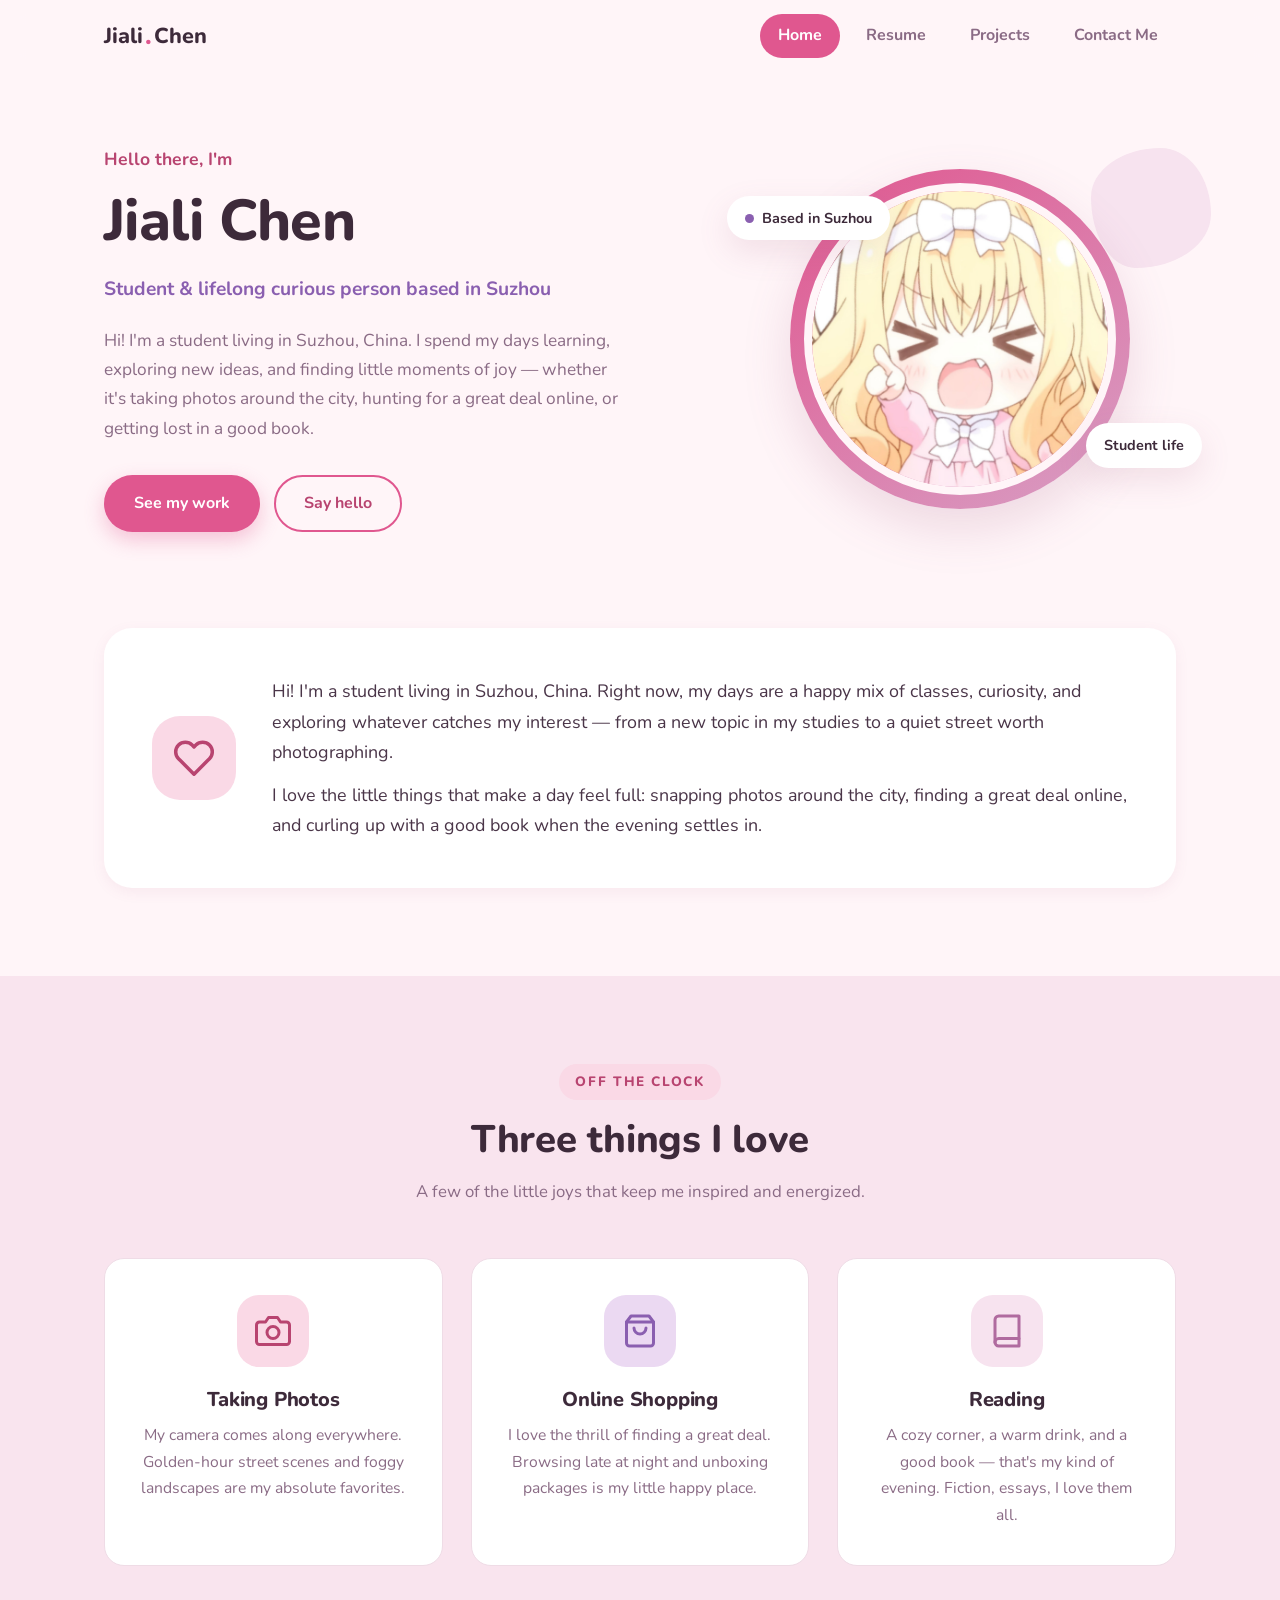
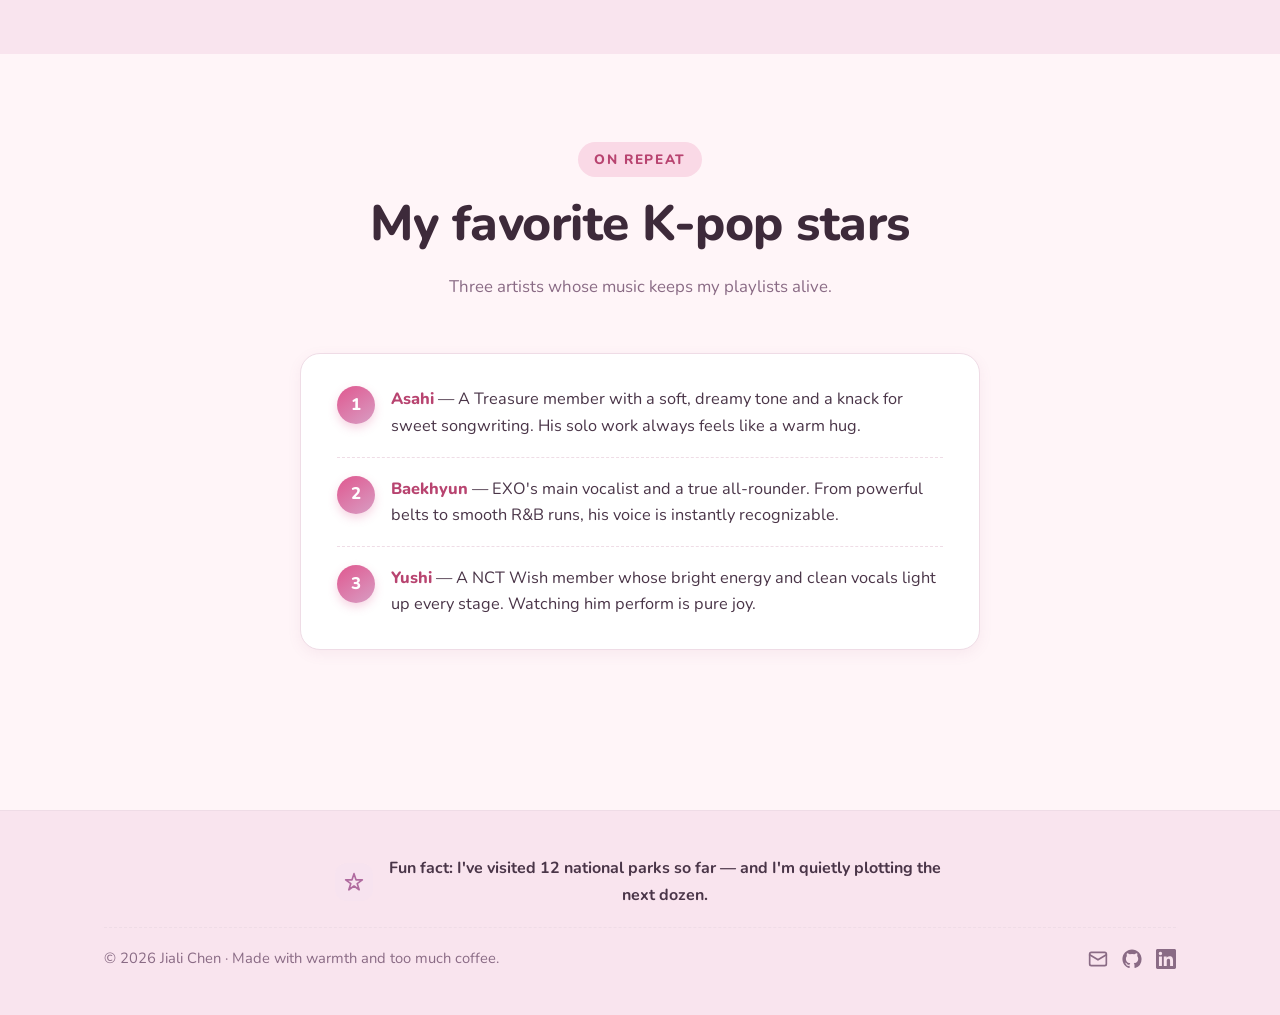
<file: index.html>
<!DOCTYPE html>
<html lang="en">
<head>
    <meta charset="UTF-8">
    <meta name="viewport" content="width=device-width, initial-scale=1.0">
    <meta name="description" content="Jiali Chen — full-stack developer who loves building friendly, delightful web products.">
    <title>Jiali.Chen · Home</title>
    <link rel="preconnect" href="https://fonts.googleapis.com">
    <link rel="preconnect" href="https://fonts.gstatic.com" crossorigin>
    <link href="https://fonts.googleapis.com/css2?family=Nunito:wght@400;600;700;800&display=swap" rel="stylesheet">
    <link rel="stylesheet" href="style.css">
</head>
<body>
    <!-- ===== Navigation ===== -->
    <header class="header">
        <nav class="nav container" aria-label="Main navigation">
            <a href="index.html" class="logo">Jiali<span>.</span>Chen</a>

            <ul class="nav-links" id="nav-links">
                <li><a href="index.html" class="nav-link is-active">Home</a></li>
                <li><a href="resume.html" class="nav-link">Resume</a></li>
                <li><a href="projects.html" class="nav-link">Projects</a></li>
                <li><a href="contact.html" class="nav-link">Contact Me</a></li>
            </ul>

            <button class="menu-toggle" id="menu-toggle" aria-label="Open menu" aria-expanded="false" aria-controls="nav-links">
                <span></span>
                <span></span>
                <span></span>
            </button>
        </nav>
    </header>

    <main>
        <!-- ===== Hero: headshot + name + friendly intro ===== -->
        <section class="hero">
            <div class="container hero-grid">
                <div class="hero-text">
                    <p class="hero-greeting reveal">Hello there, I'm</p>
                    <h1 class="hero-title reveal reveal-delay-1">Jiali Chen</h1>
                    <p class="hero-tagline reveal reveal-delay-1">Student &amp; lifelong curious person based in Suzhou</p>
                    <p class="hero-desc reveal reveal-delay-2">
                        Hi! I'm a student living in Suzhou, China. I spend my days
                        learning, exploring new ideas, and finding little moments
                        of joy — whether it's taking photos around the city,
                        hunting for a great deal online, or getting lost in a
                        good book.
                    </p>
                    <div class="hero-cta reveal reveal-delay-3">
                        <a href="projects.html" class="btn btn-primary">See my work</a>
                        <a href="contact.html" class="btn btn-outline">Say hello</a>
                    </div>
                </div>

                <div class="hero-visual reveal reveal-delay-2">
                    <span class="hero-blob" aria-hidden="true"></span>
                    <div class="headshot-ring">
                        <img
                            src="IMG_0612.PNG"
                            alt="A photo of Jiali Chen">
                    </div>
                    <span class="hero-badge hero-badge--1" aria-hidden="true"><span class="dot"></span> Based in Suzhou</span>
                    <span class="hero-badge hero-badge--2" aria-hidden="true">Student life</span>
                </div>
            </div>
        </section>

        <!-- ===== Short friendly introduction ===== -->
        <section class="section" style="padding-top: 0;">
            <div class="container">
                <div class="intro-card reveal">
                    <div class="intro-mark" aria-hidden="true">
                        <svg viewBox="0 0 24 24" fill="none" stroke-width="2" stroke-linecap="round" stroke-linejoin="round">
                            <path d="M20.84 4.61a5.5 5.5 0 0 0-7.78 0L12 5.67l-1.06-1.06a5.5 5.5 0 0 0-7.78 7.78l1.06 1.06L12 21.23l7.78-7.78 1.06-1.06a5.5 5.5 0 0 0 0-7.78z"/>
                        </svg>
                    </div>
                    <div>
                        <p>
                            Hi! I'm a student living in Suzhou, China. Right now,
                            my days are a happy mix of classes, curiosity, and
                            exploring whatever catches my interest — from a new
                            topic in my studies to a quiet street worth photographing.
                        </p>
                        <p>
                            I love the little things that make a day feel full:
                            snapping photos around the city, finding a great deal
                            online, and curling up with a good book when the
                            evening settles in.
                        </p>
                    </div>
                </div>
            </div>
        </section>

        <!-- ===== Three things I like ===== -->
        <section class="section section--tint">
            <div class="container">
                <div class="section-head">
                    <span class="eyebrow reveal">Off the clock</span>
                    <h2 class="section-title reveal">Three things I love</h2>
                    <p class="section-intro reveal">A few of the little joys that keep me inspired and energized.</p>
                </div>

                <div class="likes-grid">
                    <article class="like-card reveal">
                        <div class="like-icon" aria-hidden="true">
                            <svg viewBox="0 0 24 24" fill="none" stroke-width="2" stroke-linecap="round" stroke-linejoin="round">
                                <path d="M23 19a2 2 0 0 1-2 2H3a2 2 0 0 1-2-2V8a2 2 0 0 1 2-2h4l2-3h6l2 3h4a2 2 0 0 1 2 2z"/>
                                <circle cx="12" cy="13" r="4"/>
                            </svg>
                        </div>
                        <h3>Taking Photos</h3>
                        <p>My camera comes along everywhere. Golden-hour street scenes and foggy landscapes are my absolute favorites.</p>
                    </article>

                    <article class="like-card reveal reveal-delay-1">
                        <div class="like-icon" aria-hidden="true">
                            <svg viewBox="0 0 24 24" fill="none" stroke-width="2" stroke-linecap="round" stroke-linejoin="round">
                                <path d="M6 2 3 6v14a2 2 0 0 0 2 2h14a2 2 0 0 0 2-2V6l-3-4z"/>
                                <line x1="3" y1="6" x2="21" y2="6"/>
                                <path d="M16 10a4 4 0 0 1-8 0"/>
                            </svg>
                        </div>
                        <h3>Online Shopping</h3>
                        <p>I love the thrill of finding a great deal. Browsing late at night and unboxing packages is my little happy place.</p>
                    </article>

                    <article class="like-card reveal reveal-delay-2">
                        <div class="like-icon" aria-hidden="true">
                            <svg viewBox="0 0 24 24" fill="none" stroke-width="2" stroke-linecap="round" stroke-linejoin="round">
                                <path d="M4 19.5A2.5 2.5 0 0 1 6.5 17H20"/>
                                <path d="M6.5 2H20v20H6.5A2.5 2.5 0 0 1 4 19.5v-15A2.5 2.5 0 0 1 6.5 2z"/>
                            </svg>
                        </div>
                        <h3>Reading</h3>
                        <p>A cozy corner, a warm drink, and a good book — that's my kind of evening. Fiction, essays, I love them all.</p>
                    </article>
                </div>
            </div>
        </section>

        <!-- ===== Favorite K-pop stars ===== -->
        <section class="section">
            <div class="container">
                <div class="section-head">
                    <span class="eyebrow reveal">On repeat</span>
                    <h2 class="section-title section-title--big reveal">My favorite K-pop stars</h2>
                    <p class="section-intro reveal">Three artists whose music keeps my playlists alive.</p>
                </div>

                <div class="kpop-list-wrap reveal">
                    <ul class="kpop-list">
                        <li>
                            <span class="kpop-rank" aria-hidden="true">1</span>
                            <span>
                                <strong>Asahi</strong> — A Treasure member with a soft, dreamy tone and a knack for sweet songwriting. His solo work always feels like a warm hug.
                            </span>
                        </li>
                        <li>
                            <span class="kpop-rank" aria-hidden="true">2</span>
                            <span>
                                <strong>Baekhyun</strong> — EXO's main vocalist and a true all-rounder. From powerful belts to smooth R&amp;B runs, his voice is instantly recognizable.
                            </span>
                        </li>
                        <li>
                            <span class="kpop-rank" aria-hidden="true">3</span>
                            <span>
                                <strong>Yushi</strong> — A NCT Wish member whose bright energy and clean vocals light up every stage. Watching him perform is pure joy.
                            </span>
                        </li>
                    </ul>
                </div>
            </div>
        </section>
    </main>

    <!-- ===== Footer with fun fact ===== -->
    <footer class="footer">
        <div class="container">
            <div class="footer-funfact reveal">
                <span class="spark" aria-hidden="true">
                    <svg viewBox="0 0 24 24" fill="none" stroke-width="2" stroke-linecap="round" stroke-linejoin="round">
                        <path d="M12 2l2.4 7.4H22l-6.2 4.5 2.4 7.4L12 16.8 5.8 21.3l2.4-7.4L2 9.4h7.6z"/>
                    </svg>
                </span>
                <p>Fun fact: I've visited 12 national parks so far — and I'm quietly plotting the next dozen.</p>
            </div>
            <div class="footer-bottom">
                <p>&copy; <span id="year"></span> Jiali Chen · Made with warmth and too much coffee.</p>
                <div class="footer-socials">
                    <a href="contact.html" aria-label="Email me">
                        <svg viewBox="0 0 24 24" fill="none" stroke="currentColor" stroke-width="2" stroke-linecap="round" stroke-linejoin="round">
                            <rect x="2" y="4" width="20" height="16" rx="2"/>
                            <path d="m22 7-10 6L2 7"/>
                        </svg>
                    </a>
                    <a href="https://github.com/" target="_blank" rel="noopener" aria-label="GitHub">
                        <svg viewBox="0 0 24 24" fill="currentColor">
                            <path d="M12 .5C5.65.5.5 5.65.5 12c0 5.08 3.29 9.39 7.86 10.91.58.11.79-.25.79-.55v-2.16c-3.2.7-3.88-1.37-3.88-1.37-.53-1.33-1.28-1.69-1.28-1.69-1.05-.72.08-.7.08-.7 1.16.08 1.77 1.19 1.77 1.19 1.03 1.77 2.7 1.26 3.36.96.1-.75.4-1.26.73-1.55-2.55-.29-5.24-1.28-5.24-5.68 0-1.26.45-2.28 1.19-3.09-.12-.29-.52-1.46.11-3.05 0 0 .97-.31 3.18 1.18a11.1 11.1 0 0 1 5.8 0c2.2-1.49 3.17-1.18 3.17-1.18.63 1.59.23 2.76.11 3.05.74.81 1.19 1.83 1.19 3.09 0 4.41-2.69 5.38-5.26 5.67.41.36.78 1.06.78 2.14v3.17c0 .31.21.67.8.55A11.51 11.51 0 0 0 23.5 12C23.5 5.65 18.35.5 12 .5z"/>
                        </svg>
                    </a>
                    <a href="https://www.linkedin.com/" target="_blank" rel="noopener" aria-label="LinkedIn">
                        <svg viewBox="0 0 24 24" fill="currentColor">
                            <path d="M20.45 20.45h-3.56v-5.57c0-1.33-.02-3.04-1.85-3.04-1.85 0-2.14 1.45-2.14 2.94v5.67H9.34V9h3.42v1.56h.05c.48-.9 1.64-1.85 3.37-1.85 3.6 0 4.27 2.37 4.27 5.46v6.28zM5.34 7.43a2.07 2.07 0 1 1 0-4.14 2.07 2.07 0 0 1 0 4.14zM7.12 20.45H3.56V9h3.56v11.45zM22.22 0H1.77C.8 0 0 .78 0 1.74v20.52C0 23.22.8 24 1.77 24h20.45c.98 0 1.78-.78 1.78-1.74V1.74C24 .78 23.2 0 22.22 0z"/>
                        </svg>
                    </a>
                </div>
            </div>
        </div>
    </footer>

    <script src="main.js"></script>
</body>
</html>
</file>
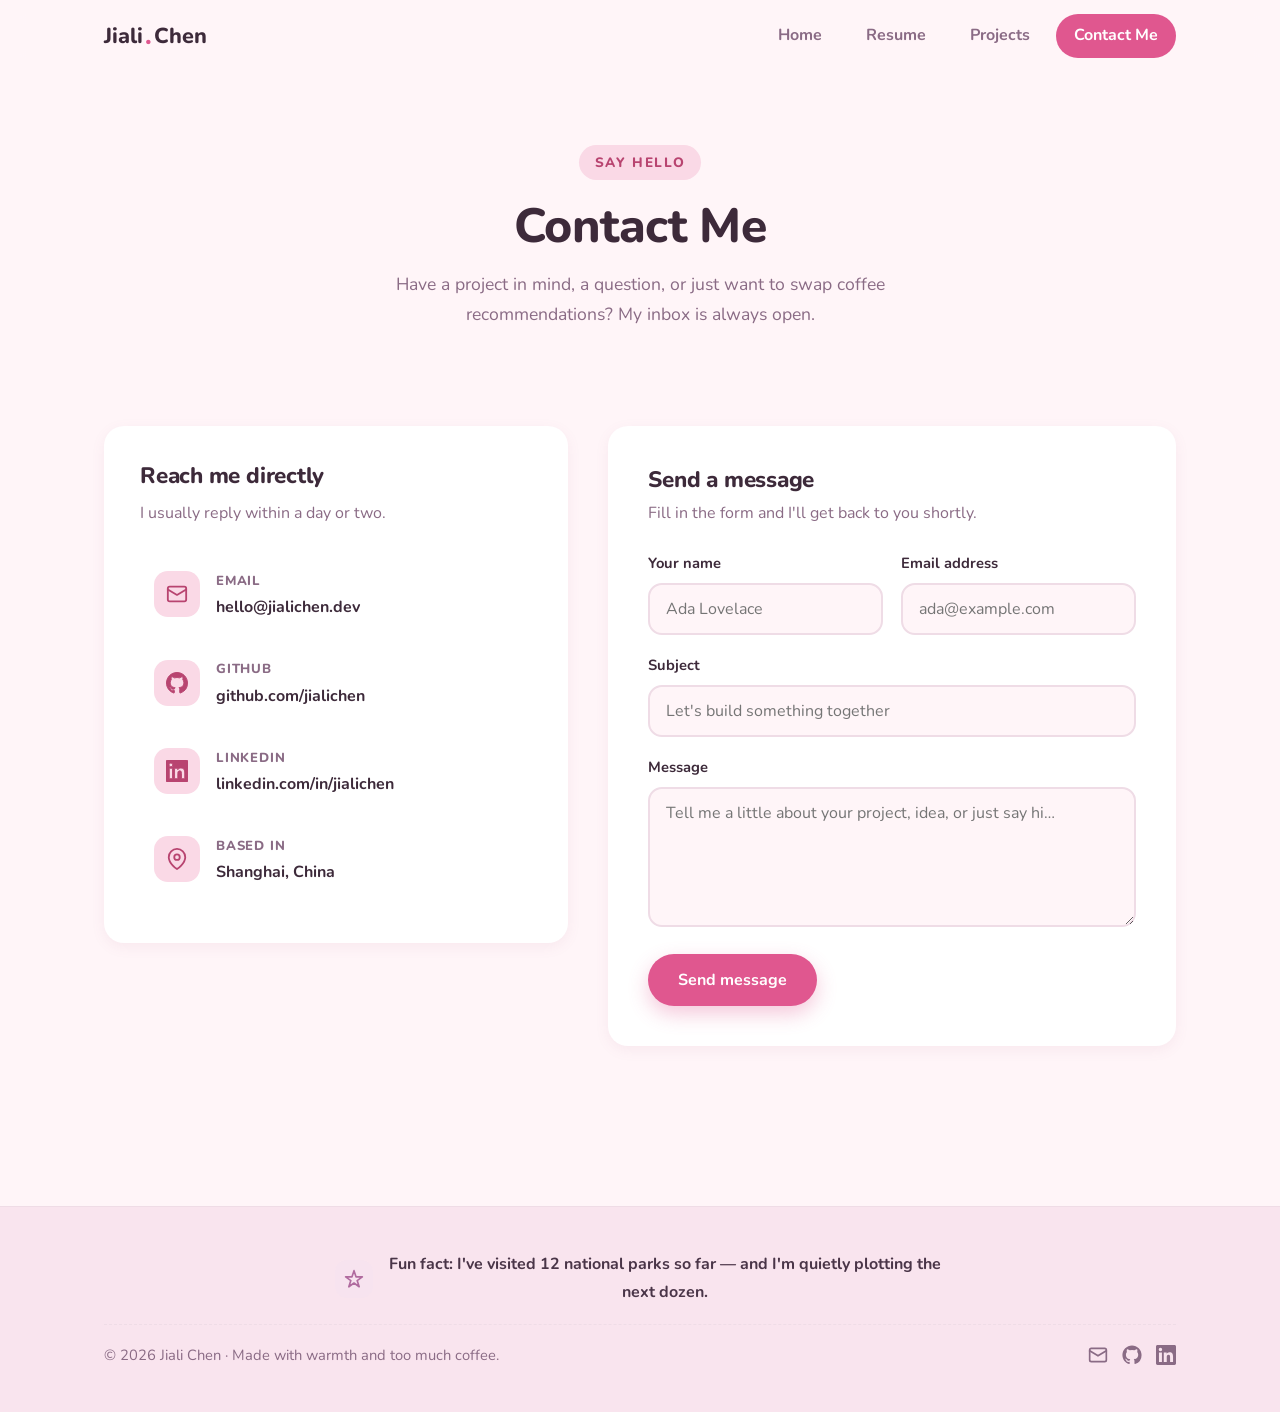
<file: contact.html>
<!DOCTYPE html>
<html lang="en">
<head>
    <meta charset="UTF-8">
    <meta name="viewport" content="width=device-width, initial-scale=1.0">
    <meta name="description" content="Get in touch with Jiali Chen — projects, collaborations, or just a friendly hello.">
    <title>Jiali Chen · Contact Me</title>
    <link rel="preconnect" href="https://fonts.googleapis.com">
    <link rel="preconnect" href="https://fonts.gstatic.com" crossorigin>
    <link href="https://fonts.googleapis.com/css2?family=Nunito:wght@400;600;700;800&display=swap" rel="stylesheet">
    <link rel="stylesheet" href="style.css">
</head>
<body>
    <!-- ===== Navigation ===== -->
    <header class="header">
        <nav class="nav container" aria-label="Main navigation">
            <a href="index.html" class="logo">Jiali<span>.</span>Chen</a>

            <ul class="nav-links" id="nav-links">
                <li><a href="index.html" class="nav-link">Home</a></li>
                <li><a href="resume.html" class="nav-link">Resume</a></li>
                <li><a href="projects.html" class="nav-link">Projects</a></li>
                <li><a href="contact.html" class="nav-link is-active">Contact Me</a></li>
            </ul>

            <button class="menu-toggle" id="menu-toggle" aria-label="Open menu" aria-expanded="false" aria-controls="nav-links">
                <span></span>
                <span></span>
                <span></span>
            </button>
        </nav>
    </header>

    <main>
        <!-- ===== Page heading ===== -->
        <section class="page-hero container">
            <span class="eyebrow reveal">Say hello</span>
            <h1 class="reveal reveal-delay-1">Contact Me</h1>
            <p class="reveal reveal-delay-2">
                Have a project in mind, a question, or just want to swap coffee
                recommendations? My inbox is always open.
            </p>
        </section>

        <!-- ===== Contact body ===== -->
        <section class="section" style="padding-top: 12px;">
            <div class="container contact-layout">

                <!-- Contact details -->
                <div class="contact-info-card reveal">
                    <h2>Reach me directly</h2>
                    <p>I usually reply within a day or two.</p>

                    <a class="contact-row" href="mailto:hello@jialichen.dev">
                        <span class="contact-row-icon" aria-hidden="true">
                            <svg viewBox="0 0 24 24" fill="none" stroke-width="2" stroke-linecap="round" stroke-linejoin="round">
                                <rect x="2" y="4" width="20" height="16" rx="2"/>
                                <path d="m22 7-10 6L2 7"/>
                            </svg>
                        </span>
                        <span>
                            <span class="contact-row-label">Email</span><br>
                            <span class="contact-row-value">hello@jialichen.dev</span>
                        </span>
                    </a>

                    <a class="contact-row" href="https://github.com/" target="_blank" rel="noopener">
                        <span class="contact-row-icon" aria-hidden="true">
                            <svg viewBox="0 0 24 24" fill="currentColor" style="stroke: var(--primary-dark);">
                                <path d="M12 .5C5.65.5.5 5.65.5 12c0 5.08 3.29 9.39 7.86 10.91.58.11.79-.25.79-.55v-2.16c-3.2.7-3.88-1.37-3.88-1.37-.53-1.33-1.28-1.69-1.28-1.69-1.05-.72.08-.7.08-.7 1.16.08 1.77 1.19 1.77 1.19 1.03 1.77 2.7 1.26 3.36.96.1-.75.4-1.26.73-1.55-2.55-.29-5.24-1.28-5.24-5.68 0-1.26.45-2.28 1.19-3.09-.12-.29-.52-1.46.11-3.05 0 0 .97-.31 3.18 1.18a11.1 11.1 0 0 1 5.8 0c2.2-1.49 3.17-1.18 3.17-1.18.63 1.59.23 2.76.11 3.05.74.81 1.19 1.83 1.19 3.09 0 4.41-2.69 5.38-5.26 5.67.41.36.78 1.06.78 2.14v3.17c0 .31.21.67.8.55A11.51 11.51 0 0 0 23.5 12C23.5 5.65 18.35.5 12 .5z"/>
                            </svg>
                        </span>
                        <span>
                            <span class="contact-row-label">GitHub</span><br>
                            <span class="contact-row-value">github.com/jialichen</span>
                        </span>
                    </a>

                    <a class="contact-row" href="https://www.linkedin.com/" target="_blank" rel="noopener">
                        <span class="contact-row-icon" aria-hidden="true">
                            <svg viewBox="0 0 24 24" fill="currentColor" style="stroke: var(--primary-dark);">
                                <path d="M20.45 20.45h-3.56v-5.57c0-1.33-.02-3.04-1.85-3.04-1.85 0-2.14 1.45-2.14 2.94v5.67H9.34V9h3.42v1.56h.05c.48-.9 1.64-1.85 3.37-1.85 3.6 0 4.27 2.37 4.27 5.46v6.28zM5.34 7.43a2.07 2.07 0 1 1 0-4.14 2.07 2.07 0 0 1 0 4.14zM7.12 20.45H3.56V9h3.56v11.45zM22.22 0H1.77C.8 0 0 .78 0 1.74v20.52C0 23.22.8 24 1.77 24h20.45c.98 0 1.78-.78 1.78-1.74V1.74C24 .78 23.2 0 22.22 0z"/>
                            </svg>
                        </span>
                        <span>
                            <span class="contact-row-label">LinkedIn</span><br>
                            <span class="contact-row-value">linkedin.com/in/jialichen</span>
                        </span>
                    </a>

                    <div class="contact-row" style="cursor: default;">
                        <span class="contact-row-icon" aria-hidden="true">
                            <svg viewBox="0 0 24 24" fill="none" stroke-width="2" stroke-linecap="round" stroke-linejoin="round">
                                <path d="M21 10c0 7-9 13-9 13s-9-6-9-13a9 9 0 0 1 18 0z"/>
                                <circle cx="12" cy="10" r="3"/>
                            </svg>
                        </span>
                        <span>
                            <span class="contact-row-label">Based in</span><br>
                            <span class="contact-row-value">Shanghai, China</span>
                        </span>
                    </div>
                </div>

                <!-- Contact form -->
                <div class="contact-form-card reveal reveal-delay-1">
                    <h2 style="font-size: 1.4rem; margin-bottom: 6px;">Send a message</h2>
                    <p style="color: var(--muted); margin-bottom: 24px;">Fill in the form and I'll get back to you shortly.</p>

                    <form id="contact-form" novalidate>
                        <div class="form-row">
                            <div class="form-group">
                                <label for="name">Your name</label>
                                <input type="text" id="name" name="name" placeholder="Ada Lovelace" required>
                            </div>
                            <div class="form-group">
                                <label for="email">Email address</label>
                                <input type="email" id="email" name="email" placeholder="ada@example.com" required>
                            </div>
                        </div>

                        <div class="form-group">
                            <label for="subject">Subject</label>
                            <input type="text" id="subject" name="subject" placeholder="Let's build something together">
                        </div>

                        <div class="form-group">
                            <label for="message">Message</label>
                            <textarea id="message" name="message" placeholder="Tell me a little about your project, idea, or just say hi…" required></textarea>
                        </div>

                        <button type="submit" class="btn btn-primary">Send message</button>
                        <p class="form-note" id="form-note" role="status" aria-live="polite"></p>
                    </form>
                </div>
            </div>
        </section>
    </main>

    <!-- ===== Footer with fun fact ===== -->
    <footer class="footer">
        <div class="container">
            <div class="footer-funfact reveal">
                <span class="spark" aria-hidden="true">
                    <svg viewBox="0 0 24 24" fill="none" stroke-width="2" stroke-linecap="round" stroke-linejoin="round">
                        <path d="M12 2l2.4 7.4H22l-6.2 4.5 2.4 7.4L12 16.8 5.8 21.3l2.4-7.4L2 9.4h7.6z"/>
                    </svg>
                </span>
                <p>Fun fact: I've visited 12 national parks so far — and I'm quietly plotting the next dozen.</p>
            </div>
            <div class="footer-bottom">
                <p>&copy; <span id="year"></span> Jiali Chen · Made with warmth and too much coffee.</p>
                <div class="footer-socials">
                    <a href="contact.html" aria-label="Email me">
                        <svg viewBox="0 0 24 24" fill="none" stroke="currentColor" stroke-width="2" stroke-linecap="round" stroke-linejoin="round">
                            <rect x="2" y="4" width="20" height="16" rx="2"/>
                            <path d="m22 7-10 6L2 7"/>
                        </svg>
                    </a>
                    <a href="https://github.com/" target="_blank" rel="noopener" aria-label="GitHub">
                        <svg viewBox="0 0 24 24" fill="currentColor">
                            <path d="M12 .5C5.65.5.5 5.65.5 12c0 5.08 3.29 9.39 7.86 10.91.58.11.79-.25.79-.55v-2.16c-3.2.7-3.88-1.37-3.88-1.37-.53-1.33-1.28-1.69-1.28-1.69-1.05-.72.08-.7.08-.7 1.16.08 1.77 1.19 1.77 1.19 1.03 1.77 2.7 1.26 3.36.96.1-.75.4-1.26.73-1.55-2.55-.29-5.24-1.28-5.24-5.68 0-1.26.45-2.28 1.19-3.09-.12-.29-.52-1.46.11-3.05 0 0 .97-.31 3.18 1.18a11.1 11.1 0 0 1 5.8 0c2.2-1.49 3.17-1.18 3.17-1.18.63 1.59.23 2.76.11 3.05.74.81 1.19 1.83 1.19 3.09 0 4.41-2.69 5.38-5.26 5.67.41.36.78 1.06.78 2.14v3.17c0 .31.21.67.8.55A11.51 11.51 0 0 0 23.5 12C23.5 5.65 18.35.5 12 .5z"/>
                        </svg>
                    </a>
                    <a href="https://www.linkedin.com/" target="_blank" rel="noopener" aria-label="LinkedIn">
                        <svg viewBox="0 0 24 24" fill="currentColor">
                            <path d="M20.45 20.45h-3.56v-5.57c0-1.33-.02-3.04-1.85-3.04-1.85 0-2.14 1.45-2.14 2.94v5.67H9.34V9h3.42v1.56h.05c.48-.9 1.64-1.85 3.37-1.85 3.6 0 4.27 2.37 4.27 5.46v6.28zM5.34 7.43a2.07 2.07 0 1 1 0-4.14 2.07 2.07 0 0 1 0 4.14zM7.12 20.45H3.56V9h3.56v11.45zM22.22 0H1.77C.8 0 0 .78 0 1.74v20.52C0 23.22.8 24 1.77 24h20.45c.98 0 1.78-.78 1.78-1.74V1.74C24 .78 23.2 0 22.22 0z"/>
                        </svg>
                    </a>
                </div>
            </div>
        </div>
    </footer>

    <script src="main.js"></script>
</body>
</html>
</file>
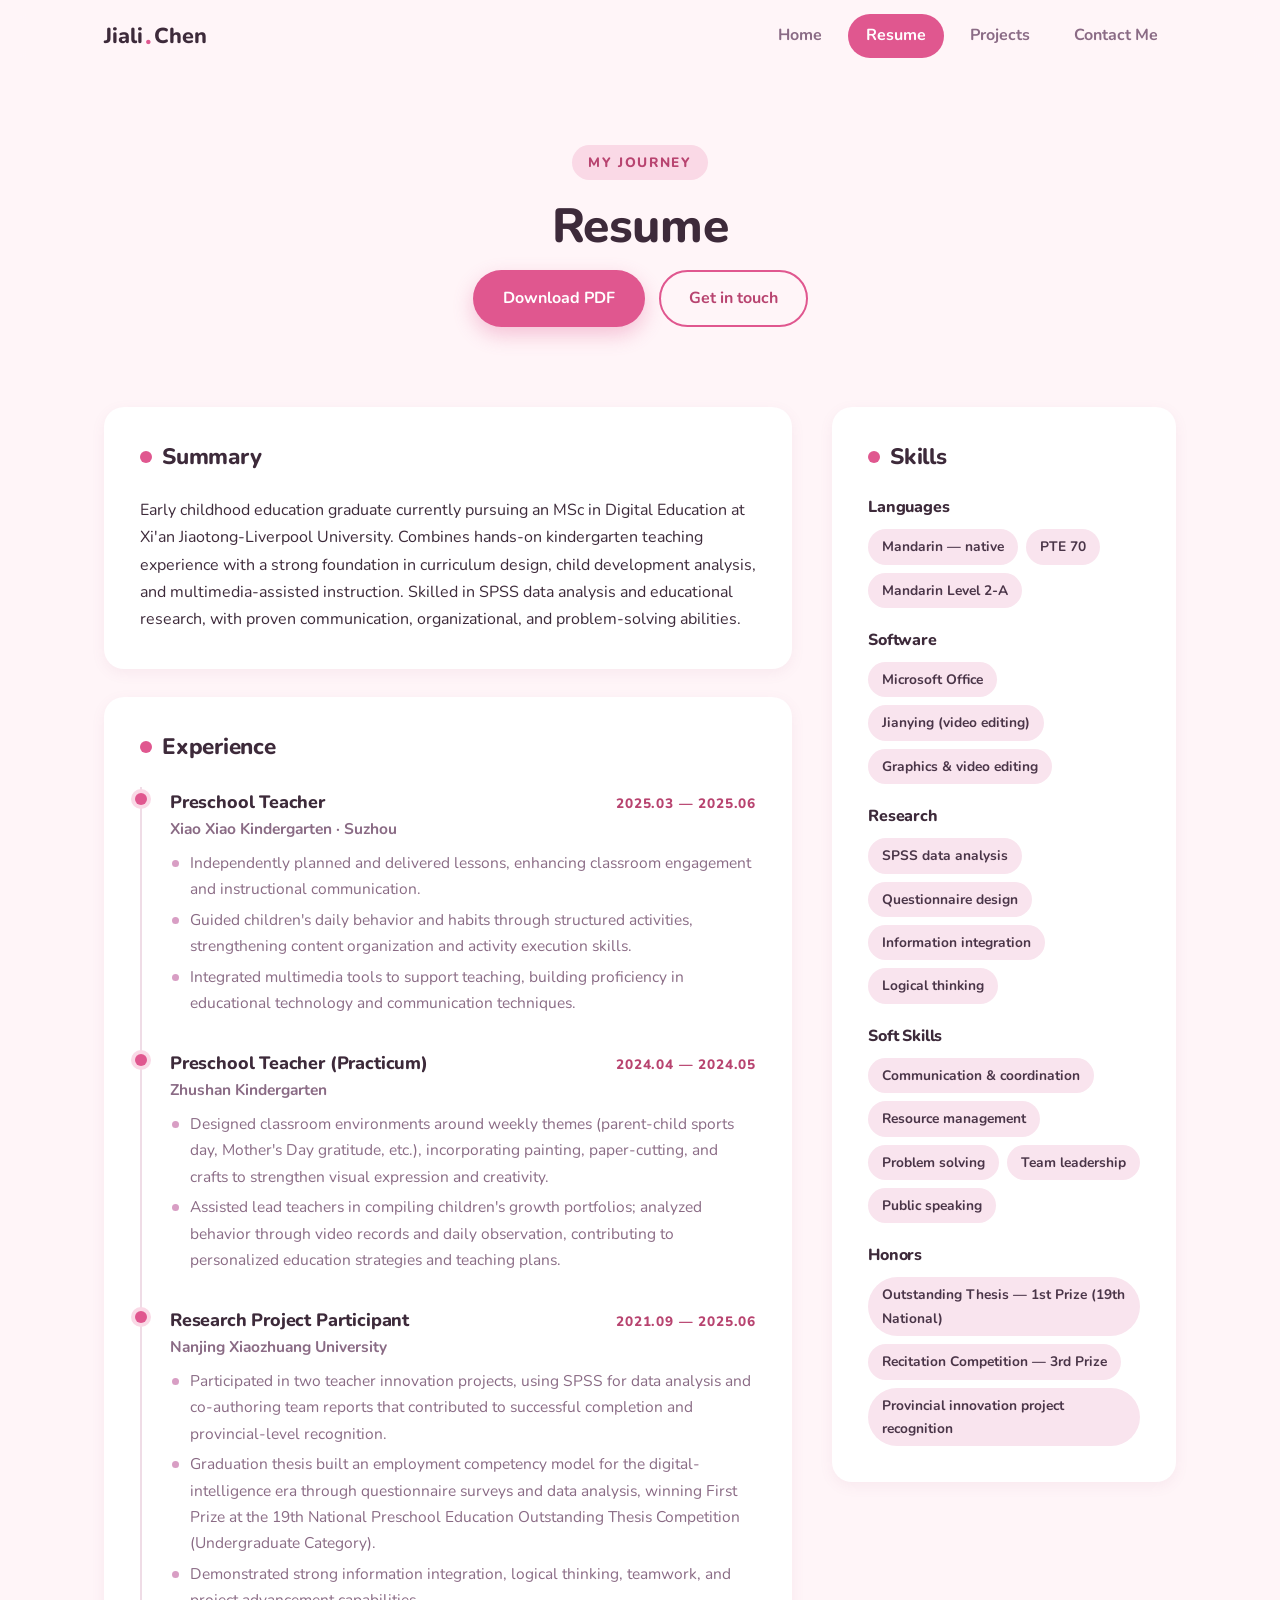
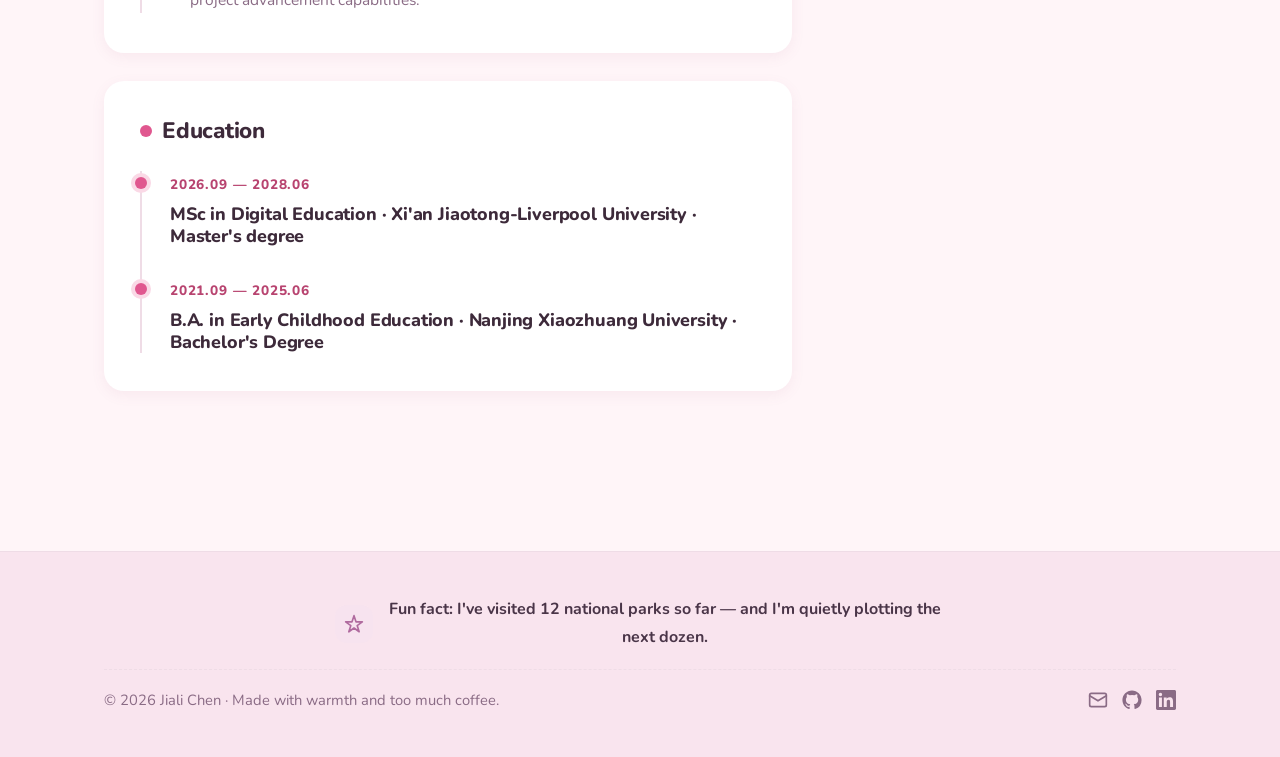
<file: resume.html>
<!DOCTYPE html>
<html lang="en">
<head>
    <meta charset="UTF-8">
    <meta name="viewport" content="width=device-width, initial-scale=1.0">
    <meta name="description" content="Resume of Jiali Chen — early childhood education professional: experience, education, and skills.">
    <title>Jiali.Chen · Resume</title>
    <link rel="preconnect" href="https://fonts.googleapis.com">
    <link rel="preconnect" href="https://fonts.gstatic.com" crossorigin>
    <link href="https://fonts.googleapis.com/css2?family=Nunito:wght@400;600;700;800&display=swap" rel="stylesheet">
    <link rel="stylesheet" href="style.css">
</head>
<body>
    <!-- ===== Navigation ===== -->
    <header class="header">
        <nav class="nav container" aria-label="Main navigation">
            <a href="index.html" class="logo">Jiali<span>.</span>Chen</a>

            <ul class="nav-links" id="nav-links">
                <li><a href="index.html" class="nav-link">Home</a></li>
                <li><a href="resume.html" class="nav-link is-active">Resume</a></li>
                <li><a href="projects.html" class="nav-link">Projects</a></li>
                <li><a href="contact.html" class="nav-link">Contact Me</a></li>
            </ul>

            <button class="menu-toggle" id="menu-toggle" aria-label="Open menu" aria-expanded="false" aria-controls="nav-links">
                <span></span>
                <span></span>
                <span></span>
            </button>
        </nav>
    </header>

    <main>
        <!-- ===== Page heading ===== -->
        <section class="page-hero container">
            <span class="eyebrow reveal">My journey</span>
            <h1 class="reveal reveal-delay-1">Resume</h1>
            <div class="hero-cta reveal reveal-delay-3" style="justify-content: center;">
                <a href="resume.pdf" class="btn btn-primary" download>Download PDF</a>
                <a href="contact.html" class="btn btn-outline">Get in touch</a>
            </div>
        </section>

        <!-- ===== Resume body ===== -->
        <section class="section" style="padding-top: 24px;">
            <div class="container resume-layout">

                <!-- Main column -->
                <div>
                    <div class="resume-block reveal">
                        <h2><span class="tag-dot"></span> Summary</h2>
                        <p>
                            Early childhood education graduate currently pursuing an
                            MSc in Digital Education at Xi'an Jiaotong-Liverpool
                            University. Combines hands-on kindergarten teaching experience
                            with a strong foundation in curriculum design, child
                            development analysis, and multimedia-assisted instruction.
                            Skilled in SPSS data analysis and educational research,
                            with proven communication, organizational, and
                            problem-solving abilities.
                        </p>
                    </div>

                    <div class="resume-block reveal">
                        <h2><span class="tag-dot"></span> Experience</h2>

                        <div class="timeline-item">
                            <div class="timeline-header">
                                <h3>Preschool Teacher</h3>
                                <span class="timeline-when">2025.03 — 2025.06</span>
                            </div>
                            <p class="timeline-where">Xiao Xiao Kindergarten · Suzhou</p>
                            <ul>
                                <li>Independently planned and delivered lessons, enhancing classroom engagement and instructional communication.</li>
                                <li>Guided children's daily behavior and habits through structured activities, strengthening content organization and activity execution skills.</li>
                                <li>Integrated multimedia tools to support teaching, building proficiency in educational technology and communication techniques.</li>
                            </ul>
                        </div>

                        <div class="timeline-item">
                            <div class="timeline-header">
                                <h3>Preschool Teacher (Practicum)</h3>
                                <span class="timeline-when">2024.04 — 2024.05</span>
                            </div>
                            <p class="timeline-where">Zhushan Kindergarten</p>
                            <ul>
                                <li>Designed classroom environments around weekly themes (parent-child sports day, Mother's Day gratitude, etc.), incorporating painting, paper-cutting, and crafts to strengthen visual expression and creativity.</li>
                                <li>Assisted lead teachers in compiling children's growth portfolios; analyzed behavior through video records and daily observation, contributing to personalized education strategies and teaching plans.</li>
                            </ul>
                        </div>

                        <div class="timeline-item">
                            <div class="timeline-header">
                                <h3>Research Project Participant</h3>
                                <span class="timeline-when">2021.09 — 2025.06</span>
                            </div>
                            <p class="timeline-where">Nanjing Xiaozhuang University</p>
                            <ul>
                                <li>Participated in two teacher innovation projects, using SPSS for data analysis and co-authoring team reports that contributed to successful completion and provincial-level recognition.</li>
                                <li>Graduation thesis built an employment competency model for the digital-intelligence era through questionnaire surveys and data analysis, winning First Prize at the 19th National Preschool Education Outstanding Thesis Competition (Undergraduate Category).</li>
                                <li>Demonstrated strong information integration, logical thinking, teamwork, and project advancement capabilities.</li>
                            </ul>
                        </div>
                    </div>

                    <div class="resume-block reveal">
                        <h2><span class="tag-dot"></span> Education</h2>

                        <div class="timeline-item">
                            <span class="timeline-when">2026.09 — 2028.06</span>
                            <h3>MSc in Digital Education · Xi'an Jiaotong-Liverpool University · Master's degree</h3>
                        </div>
                        <div class="timeline-item">
                            <span class="timeline-when">2021.09 — 2025.06</span>
                            <h3>B.A. in Early Childhood Education · Nanjing Xiaozhuang University · Bachelor's Degree</h3>
                        </div>
                    </div>
                </div>

                <!-- Side column -->
                <aside>
                    <div class="resume-block reveal">
                        <h2><span class="tag-dot"></span> Skills</h2>

                        <div class="chip-group">
                            <h3>Languages</h3>
                            <div class="chips">
                                <span class="chip">Mandarin — native</span>
                                <span class="chip">PTE 70</span>
                                <span class="chip">Mandarin Level 2-A</span>
                            </div>
                        </div>

                        <div class="chip-group">
                            <h3>Software</h3>
                            <div class="chips">
                                <span class="chip">Microsoft Office</span>
                                <span class="chip">Jianying (video editing)</span>
                                <span class="chip">Graphics &amp; video editing</span>
                            </div>
                        </div>

                        <div class="chip-group">
                            <h3>Research</h3>
                            <div class="chips">
                                <span class="chip">SPSS data analysis</span>
                                <span class="chip">Questionnaire design</span>
                                <span class="chip">Information integration</span>
                                <span class="chip">Logical thinking</span>
                            </div>
                        </div>

                        <div class="chip-group">
                            <h3>Soft Skills</h3>
                            <div class="chips">
                                <span class="chip">Communication &amp; coordination</span>
                                <span class="chip">Resource management</span>
                                <span class="chip">Problem solving</span>
                                <span class="chip">Team leadership</span>
                                <span class="chip">Public speaking</span>
                            </div>
                        </div>

                        <div class="chip-group">
                            <h3>Honors</h3>
                            <div class="chips">
                                <span class="chip">Outstanding Thesis — 1st Prize (19th National)</span>
                                <span class="chip">Recitation Competition — 3rd Prize</span>
                                <span class="chip">Provincial innovation project recognition</span>
                            </div>
                        </div>
                    </div>
                </aside>
            </div>
        </section>
    </main>

    <!-- ===== Footer with fun fact ===== -->
    <footer class="footer">
        <div class="container">
            <div class="footer-funfact reveal">
                <span class="spark" aria-hidden="true">
                    <svg viewBox="0 0 24 24" fill="none" stroke-width="2" stroke-linecap="round" stroke-linejoin="round">
                        <path d="M12 2l2.4 7.4H22l-6.2 4.5 2.4 7.4L12 16.8 5.8 21.3l2.4-7.4L2 9.4h7.6z"/>
                    </svg>
                </span>
                <p>Fun fact: I've visited 12 national parks so far — and I'm quietly plotting the next dozen.</p>
            </div>
            <div class="footer-bottom">
                <p>&copy; <span id="year"></span> Jiali Chen · Made with warmth and too much coffee.</p>
                <div class="footer-socials">
                    <a href="contact.html" aria-label="Email me">
                        <svg viewBox="0 0 24 24" fill="none" stroke="currentColor" stroke-width="2" stroke-linecap="round" stroke-linejoin="round">
                            <rect x="2" y="4" width="20" height="16" rx="2"/>
                            <path d="m22 7-10 6L2 7"/>
                        </svg>
                    </a>
                    <a href="https://github.com/" target="_blank" rel="noopener" aria-label="GitHub">
                        <svg viewBox="0 0 24 24" fill="currentColor">
                            <path d="M12 .5C5.65.5.5 5.65.5 12c0 5.08 3.29 9.39 7.86 10.91.58.11.79-.25.79-.55v-2.16c-3.2.7-3.88-1.37-3.88-1.37-.53-1.33-1.28-1.69-1.28-1.69-1.05-.72.08-.7.08-.7 1.16.08 1.77 1.19 1.77 1.19 1.03 1.77 2.7 1.26 3.36.96.1-.75.4-1.26.73-1.55-2.55-.29-5.24-1.28-5.24-5.68 0-1.26.45-2.28 1.19-3.09-.12-.29-.52-1.46.11-3.05 0 0 .97-.31 3.18 1.18a11.1 11.1 0 0 1 5.8 0c2.2-1.49 3.17-1.18 3.17-1.18.63 1.59.23 2.76.11 3.05.74.81 1.19 1.83 1.19 3.09 0 4.41-2.69 5.38-5.26 5.67.41.36.78 1.06.78 2.14v3.17c0 .31.21.67.8.55A11.51 11.51 0 0 0 23.5 12C23.5 5.65 18.35.5 12 .5z"/>
                        </svg>
                    </a>
                    <a href="https://www.linkedin.com/" target="_blank" rel="noopener" aria-label="LinkedIn">
                        <svg viewBox="0 0 24 24" fill="currentColor">
                            <path d="M20.45 20.45h-3.56v-5.57c0-1.33-.02-3.04-1.85-3.04-1.85 0-2.14 1.45-2.14 2.94v5.67H9.34V9h3.42v1.56h.05c.48-.9 1.64-1.85 3.37-1.85 3.6 0 4.27 2.37 4.27 5.46v6.28zM5.34 7.43a2.07 2.07 0 1 1 0-4.14 2.07 2.07 0 0 1 0 4.14zM7.12 20.45H3.56V9h3.56v11.45zM22.22 0H1.77C.8 0 0 .78 0 1.74v20.52C0 23.22.8 24 1.77 24h20.45c.98 0 1.78-.78 1.78-1.74V1.74C24 .78 23.2 0 22.22 0z"/>
                        </svg>
                    </a>
                </div>
            </div>
        </div>
    </footer>

    <script src="main.js"></script>
</body>
</html>
</file>
<file: style.css>
/* ============================================================
   Jiali Chen · Personal Website
   Cool pink theme — shared across all four pages
   ============================================================ */

/* ---------- Design tokens ---------- */
:root {
  /* Cool pink palette */
  --bg: #fff5f8;
  --bg-tint: #f9e4ee;
  --surface: #ffffff;
  --primary: #e0578f;
  --primary-dark: #b84470;
  --primary-soft: #fad9e6;
  --accent: #8a5fb0;
  --accent-soft: #ebd9f2;
  --sunshine: #d89ec4;
  --sunshine-soft: #f7e3ef;

  /* Text */
  --ink: #3d2a3a;
  --muted: #8a6b85;
  --border: #efdce6;

  /* Shape & depth */
  --r-xl: 28px;
  --r-lg: 20px;
  --r-md: 14px;
  --r-sm: 10px;
  --shadow-sm: 0 4px 14px rgba(160, 90, 130, 0.08);
  --shadow-md: 0 12px 32px rgba(160, 90, 130, 0.14);
  --shadow-lg: 0 20px 48px rgba(160, 90, 130, 0.18);

  --container: 1120px;
  --header-h: 72px;
}

/* ---------- Reset ---------- */
*,
*::before,
*::after {
  box-sizing: border-box;
  margin: 0;
  padding: 0;
}

html {
  scroll-behavior: smooth;
  -webkit-text-size-adjust: 100%;
}

body {
  font-family: "Nunito", "Segoe UI", -apple-system, BlinkMacSystemFont,
    "Helvetica Neue", Arial, "PingFang SC", "Microsoft YaHei", sans-serif;
  background-color: var(--bg);
  color: var(--ink);
  line-height: 1.7;
  font-size: 16px;
  -webkit-font-smoothing: antialiased;
  overflow-x: hidden;
}

img {
  max-width: 100%;
  display: block;
}

a {
  color: var(--primary-dark);
  text-decoration: none;
  transition: color 0.2s ease;
}

a:hover {
  color: var(--primary);
}

ul {
  list-style: none;
}

h1, h2, h3, h4 {
  line-height: 1.25;
  font-weight: 800;
  letter-spacing: -0.01em;
}

/* ---------- Layout helpers ---------- */
.container {
  width: 100%;
  max-width: var(--container);
  margin: 0 auto;
  padding: 0 24px;
}

.section {
  padding: 88px 0;
}

.section--tint {
  background-color: var(--bg-tint);
}

.eyebrow {
  display: inline-block;
  font-size: 0.85rem;
  font-weight: 800;
  letter-spacing: 0.12em;
  text-transform: uppercase;
  color: var(--primary-dark);
  background: var(--primary-soft);
  padding: 6px 16px;
  border-radius: 999px;
  margin-bottom: 16px;
}

.section-title {
  font-size: clamp(1.75rem, 4vw, 2.4rem);
  margin-bottom: 14px;
}

.section-title--big {
  font-size: clamp(2.2rem, 5.5vw, 3.1rem);
  margin-bottom: 18px;
}

.section-intro {
  color: var(--muted);
  max-width: 620px;
  font-size: 1.05rem;
}

.section-head {
  text-align: center;
  margin-bottom: 52px;
}

.section-head .section-intro {
  margin: 0 auto;
}

/* ---------- Buttons ---------- */
.btn {
  display: inline-flex;
  align-items: center;
  gap: 8px;
  padding: 13px 28px;
  border-radius: 999px;
  font-weight: 700;
  font-size: 1rem;
  font-family: inherit;
  cursor: pointer;
  border: 2px solid transparent;
  transition: transform 0.2s ease, box-shadow 0.2s ease,
    background-color 0.2s ease, color 0.2s ease;
  white-space: nowrap;
}

.btn-primary {
  background: var(--primary);
  color: #fff;
  box-shadow: 0 8px 20px rgba(224, 87, 143, 0.32);
}

.btn-primary:hover {
  background: var(--primary-dark);
  color: #fff;
  transform: translateY(-2px);
  box-shadow: 0 12px 26px rgba(224, 87, 143, 0.4);
}

.btn-outline {
  background: transparent;
  color: var(--primary-dark);
  border-color: var(--primary);
}

.btn-outline:hover {
  background: var(--primary-soft);
  color: var(--primary-dark);
  transform: translateY(-2px);
}

.btn-soft {
  background: var(--surface);
  color: var(--ink);
  box-shadow: var(--shadow-sm);
}

.btn-soft:hover {
  transform: translateY(-2px);
  box-shadow: var(--shadow-md);
}

.btn-sm {
  padding: 9px 20px;
  font-size: 0.92rem;
}

/* ============================================================
   Header / Navigation
   ============================================================ */
.header {
  position: sticky;
  top: 0;
  z-index: 100;
  background: rgba(255, 245, 248, 0.85);
  backdrop-filter: blur(12px);
  -webkit-backdrop-filter: blur(12px);
  border-bottom: 1px solid transparent;
  transition: box-shadow 0.25s ease, border-color 0.25s ease;
}

.header.is-scrolled {
  border-bottom-color: var(--border);
  box-shadow: 0 4px 20px rgba(160, 90, 130, 0.08);
}

.nav {
  display: flex;
  align-items: center;
  justify-content: space-between;
  height: var(--header-h);
}

.logo {
  font-size: 1.35rem;
  font-weight: 800;
  color: var(--ink);
  display: inline-flex;
  align-items: center;
  gap: 2px;
}

.logo span {
  color: var(--primary);
  font-size: 1.6rem;
  line-height: 1;
}

.logo:hover {
  color: var(--ink);
}

.nav-links {
  display: flex;
  align-items: center;
  gap: 8px;
}

.nav-link {
  display: inline-block;
  padding: 8px 18px;
  border-radius: 999px;
  color: var(--muted);
  font-weight: 700;
}

.nav-link:hover {
  color: var(--primary-dark);
  background: var(--primary-soft);
}

.nav-link.is-active {
  color: #fff;
  background: var(--primary);
}

.nav-link.is-active:hover {
  color: #fff;
  background: var(--primary-dark);
}

.menu-toggle {
  display: none;
  flex-direction: column;
  justify-content: center;
  gap: 5px;
  width: 44px;
  height: 44px;
  padding: 10px;
  background: transparent;
  border: none;
  cursor: pointer;
  border-radius: var(--r-sm);
}

.menu-toggle span {
  display: block;
  height: 2.5px;
  width: 100%;
  background: var(--ink);
  border-radius: 2px;
  transition: transform 0.25s ease, opacity 0.25s ease;
}

.menu-toggle.is-open span:nth-child(1) {
  transform: translateY(7.5px) rotate(45deg);
}

.menu-toggle.is-open span:nth-child(2) {
  opacity: 0;
}

.menu-toggle.is-open span:nth-child(3) {
  transform: translateY(-7.5px) rotate(-45deg);
}

/* ============================================================
   Homepage — Hero
   ============================================================ */
.hero {
  padding: 72px 0 96px;
}

.hero-grid {
  display: grid;
  grid-template-columns: 1.15fr 0.85fr;
  gap: 56px;
  align-items: center;
}

.hero-greeting {
  font-size: 1.1rem;
  font-weight: 700;
  color: var(--primary-dark);
  margin-bottom: 10px;
}

.hero-title {
  font-size: clamp(2.4rem, 6vw, 3.6rem);
  margin-bottom: 16px;
}

.hero-title .wave {
  display: inline-block;
  transform-origin: 70% 70%;
  animation: wave 2.4s ease-in-out infinite;
}

@keyframes wave {
  0%, 60%, 100% { transform: rotate(0deg); }
  10%, 30% { transform: rotate(14deg); }
  20% { transform: rotate(-8deg); }
  40% { transform: rotate(-4deg); }
  50% { transform: rotate(10deg); }
}

.hero-tagline {
  font-size: 1.2rem;
  font-weight: 700;
  color: var(--accent);
  margin-bottom: 20px;
}

.hero-desc {
  font-size: 1.08rem;
  color: var(--muted);
  margin-bottom: 32px;
  max-width: 520px;
}

.hero-cta {
  display: flex;
  flex-wrap: wrap;
  gap: 14px;
}

/* Headshot */
.hero-visual {
  position: relative;
  display: flex;
  justify-content: center;
}

.headshot-ring {
  position: relative;
  width: min(340px, 80vw);
  aspect-ratio: 1;
  border-radius: 50%;
  padding: 14px;
  background: linear-gradient(145deg, var(--primary), var(--sunshine));
  box-shadow: var(--shadow-lg);
  animation: floaty 6s ease-in-out infinite;
}

.headshot-ring img {
  width: 100%;
  height: 100%;
  object-fit: cover;
  border-radius: 50%;
  border: 8px solid var(--bg);
}

@keyframes floaty {
  0%, 100% { transform: translateY(0); }
  50% { transform: translateY(-12px); }
}

.hero-badge {
  position: absolute;
  background: var(--surface);
  border-radius: 999px;
  padding: 10px 18px;
  font-size: 0.9rem;
  font-weight: 700;
  box-shadow: var(--shadow-md);
  display: inline-flex;
  align-items: center;
  gap: 8px;
}

.hero-badge .dot {
  width: 9px;
  height: 9px;
  border-radius: 50%;
  background: var(--accent);
}

.hero-badge--1 { top: 8%; left: -4%; }
.hero-badge--2 { bottom: 12%; right: -6%; }

.hero-blob {
  position: absolute;
  inset: -6% -8% auto auto;
  width: 120px;
  height: 120px;
  background: var(--sunshine-soft);
  border-radius: 58% 42% 63% 37% / 41% 55% 45% 59%;
  z-index: -1;
}

/* ============================================================
   Homepage — Intro strip
   ============================================================ */
.intro-card {
  background: var(--surface);
  border-radius: var(--r-xl);
  padding: 48px;
  box-shadow: var(--shadow-sm);
  display: grid;
  grid-template-columns: auto 1fr;
  gap: 36px;
  align-items: center;
}

.intro-mark {
  width: 84px;
  height: 84px;
  border-radius: 28px;
  background: var(--primary-soft);
  display: grid;
  place-items: center;
  flex-shrink: 0;
}

.intro-mark svg {
  width: 42px;
  height: 42px;
  stroke: var(--primary-dark);
}

.intro-card p {
  font-size: 1.12rem;
  color: #4a3548;
}

.intro-card p + p {
  margin-top: 12px;
}

/* ============================================================
   Homepage — Three things I like
   ============================================================ */
.likes-grid {
  display: grid;
  grid-template-columns: repeat(3, 1fr);
  gap: 28px;
}

.like-card {
  background: var(--surface);
  border: 1px solid var(--border);
  border-radius: var(--r-lg);
  padding: 36px 30px;
  text-align: center;
  transition: transform 0.25s ease, box-shadow 0.25s ease;
}

.like-card:hover {
  transform: translateY(-8px);
  box-shadow: var(--shadow-md);
}

.like-icon {
  width: 72px;
  height: 72px;
  border-radius: 22px;
  display: grid;
  place-items: center;
  margin: 0 auto 20px;
}

.like-icon svg {
  width: 36px;
  height: 36px;
}

.like-card:nth-child(1) .like-icon { background: var(--primary-soft); }
.like-card:nth-child(1) .like-icon svg { stroke: var(--primary-dark); }
.like-card:nth-child(2) .like-icon { background: var(--accent-soft); }
.like-card:nth-child(2) .like-icon svg { stroke: var(--accent); }
.like-card:nth-child(3) .like-icon { background: var(--sunshine-soft); }
.like-card:nth-child(3) .like-icon svg { stroke: #b06b9f; }

.like-card h3 {
  font-size: 1.25rem;
  margin-bottom: 10px;
}

.like-card p {
  color: var(--muted);
  font-size: 0.98rem;
}

/* ============================================================
   Homepage — Favorite K-pop stars
   ============================================================ */
.kpop-list-wrap {
  max-width: 680px;
  margin: 0 auto;
  background: var(--surface);
  border: 1px solid var(--border);
  border-radius: var(--r-lg);
  padding: 32px 36px;
  box-shadow: var(--shadow-sm);
}

.kpop-list {
  list-style: none;
  display: flex;
  flex-direction: column;
  gap: 18px;
}

.kpop-list li {
  display: flex;
  align-items: flex-start;
  gap: 16px;
  padding-bottom: 18px;
  border-bottom: 1px dashed var(--border);
}

.kpop-list li:last-child {
  padding-bottom: 0;
  border-bottom: none;
}

.kpop-rank {
  flex-shrink: 0;
  width: 38px;
  height: 38px;
  border-radius: 50%;
  background: linear-gradient(145deg, var(--primary), var(--sunshine));
  color: #fff;
  font-weight: 800;
  font-size: 1.05rem;
  display: grid;
  place-items: center;
  box-shadow: 0 4px 10px rgba(224, 87, 143, 0.25);
}

.kpop-list strong {
  color: var(--primary-dark);
  font-weight: 800;
}

.kpop-list li span:last-child {
  color: #4a3548;
  font-size: 1.02rem;
  line-height: 1.6;
}

/* ============================================================
   Resume page
   ============================================================ */
.page-hero {
  text-align: center;
  padding: 72px 0 56px;
}

.page-hero h1 {
  font-size: clamp(2.1rem, 5vw, 3rem);
  margin-bottom: 14px;
}

.page-hero p {
  color: var(--muted);
  font-size: 1.1rem;
  max-width: 600px;
  margin: 0 auto 28px;
}

.resume-layout {
  display: grid;
  grid-template-columns: 2fr 1fr;
  gap: 40px;
  align-items: start;
}

.resume-block {
  background: var(--surface);
  border-radius: var(--r-lg);
  padding: 36px;
  box-shadow: var(--shadow-sm);
  margin-bottom: 28px;
}

.resume-block:last-child {
  margin-bottom: 0;
}

.resume-block h2 {
  font-size: 1.4rem;
  display: flex;
  align-items: center;
  gap: 10px;
  margin-bottom: 26px;
}

.resume-block h2 .tag-dot {
  width: 12px;
  height: 12px;
  border-radius: 50%;
  background: var(--primary);
}

/* Timeline */
.timeline-item {
  position: relative;
  padding-left: 28px;
  padding-bottom: 28px;
  border-left: 2px solid var(--border);
}

.timeline-item:last-child {
  padding-bottom: 0;
}

.timeline-item::before {
  content: "";
  position: absolute;
  left: -7px;
  top: 6px;
  width: 12px;
  height: 12px;
  border-radius: 50%;
  background: var(--primary);
  box-shadow: 0 0 0 4px var(--primary-soft);
}

.timeline-when {
  font-size: 0.85rem;
  font-weight: 800;
  color: var(--primary-dark);
  text-transform: uppercase;
  letter-spacing: 0.06em;
}

.timeline-header {
  display: flex;
  justify-content: space-between;
  align-items: baseline;
  gap: 12px;
  flex-wrap: wrap;
}

.timeline-header h3 {
  margin: 0;
}

.timeline-header .timeline-when {
  flex-shrink: 0;
}

.timeline-item h3 {
  font-size: 1.12rem;
  margin: 4px 0 2px;
}

.timeline-where {
  font-weight: 700;
  color: var(--accent);
  font-size: 0.95rem;
  margin-bottom: 8px;
}

.timeline-item p {
  color: var(--muted);
  font-size: 0.97rem;
}

.timeline-item ul {
  margin-top: 8px;
  padding-left: 0;
}

.timeline-item li {
  position: relative;
  padding-left: 20px;
  color: var(--muted);
  font-size: 0.97rem;
  margin-bottom: 4px;
}

.timeline-item li::before {
  content: "";
  position: absolute;
  left: 2px;
  top: 10px;
  width: 7px;
  height: 7px;
  border-radius: 50%;
  background: var(--sunshine);
}

/* Sidebar chips */
.chip-group {
  margin-bottom: 22px;
}

.chip-group:last-child {
  margin-bottom: 0;
}

.chip-group h3 {
  font-size: 1rem;
  margin-bottom: 12px;
  color: var(--ink);
}

.chips {
  display: flex;
  flex-wrap: wrap;
  gap: 8px;
}

.chip {
  background: var(--bg-tint);
  color: #4a3548;
  font-size: 0.86rem;
  font-weight: 700;
  padding: 6px 14px;
  border-radius: 999px;
}

.side-note {
  display: flex;
  gap: 12px;
  align-items: flex-start;
  padding: 14px;
  background: var(--sunshine-soft);
  border-radius: var(--r-md);
  font-size: 0.92rem;
  color: #6b4a78;
  margin-top: 20px;
}

.side-note svg {
  flex-shrink: 0;
  width: 20px;
  height: 20px;
  stroke: #b06b9f;
}

/* ============================================================
   Projects page
   ============================================================ */
.projects-grid {
  display: grid;
  grid-template-columns: repeat(2, 1fr);
  gap: 32px;
}

.project-card {
  background: var(--surface);
  border: 1px solid var(--border);
  border-radius: var(--r-lg);
  overflow: hidden;
  display: flex;
  flex-direction: column;
  transition: transform 0.25s ease, box-shadow 0.25s ease;
}

.project-card:hover {
  transform: translateY(-8px);
  box-shadow: var(--shadow-md);
}

.project-img {
  aspect-ratio: 16 / 9;
  overflow: hidden;
  background: var(--bg-tint);
}

.project-img img {
  width: 100%;
  height: 100%;
  object-fit: cover;
  transition: transform 0.4s ease;
}

.project-card:hover .project-img img {
  transform: scale(1.05);
}

.project-body {
  padding: 26px 28px 28px;
  display: flex;
  flex-direction: column;
  flex: 1;
}

.project-body h3 {
  font-size: 1.25rem;
  margin-bottom: 8px;
}

.project-body > p {
  color: var(--muted);
  font-size: 0.97rem;
  margin-bottom: 16px;
}

.project-tags {
  display: flex;
  flex-wrap: wrap;
  gap: 8px;
  margin-bottom: 18px;
}

.project-tags li {
  background: var(--accent-soft);
  color: #6b4a78;
  font-size: 0.8rem;
  font-weight: 700;
  padding: 4px 12px;
  border-radius: 999px;
}

.project-links {
  margin-top: auto;
  display: flex;
  gap: 18px;
  font-weight: 700;
  font-size: 0.93rem;
}

.project-links a {
  display: inline-flex;
  align-items: center;
  gap: 5px;
}

.project-links svg {
  width: 16px;
  height: 16px;
}

/* ============================================================
   Contact page
   ============================================================ */
.contact-layout {
  display: grid;
  grid-template-columns: 0.9fr 1.1fr;
  gap: 40px;
  align-items: start;
}

.contact-info-card {
  background: var(--surface);
  border-radius: var(--r-lg);
  padding: 36px;
  box-shadow: var(--shadow-sm);
}

.contact-info-card h2 {
  font-size: 1.4rem;
  margin-bottom: 10px;
}

.contact-info-card > p {
  color: var(--muted);
  margin-bottom: 26px;
}

.contact-row {
  display: flex;
  align-items: center;
  gap: 16px;
  padding: 14px;
  border-radius: var(--r-md);
  transition: background 0.2s ease;
  margin-bottom: 6px;
}

.contact-row:hover {
  background: var(--bg);
}

.contact-row-icon {
  width: 46px;
  height: 46px;
  border-radius: 14px;
  background: var(--primary-soft);
  display: grid;
  place-items: center;
  flex-shrink: 0;
}

.contact-row-icon svg {
  width: 22px;
  height: 22px;
  stroke: var(--primary-dark);
}

.contact-row-label {
  font-size: 0.82rem;
  font-weight: 800;
  text-transform: uppercase;
  letter-spacing: 0.06em;
  color: var(--muted);
}

.contact-row-value {
  font-weight: 700;
  color: var(--ink);
  word-break: break-all;
}

/* Form */
.contact-form-card {
  background: var(--surface);
  border-radius: var(--r-lg);
  padding: 40px;
  box-shadow: var(--shadow-sm);
}

.form-row {
  display: grid;
  grid-template-columns: 1fr 1fr;
  gap: 18px;
}

.form-group {
  margin-bottom: 18px;
}

.form-group label {
  display: block;
  font-weight: 700;
  font-size: 0.92rem;
  margin-bottom: 7px;
}

.form-group input,
.form-group textarea {
  width: 100%;
  padding: 13px 16px;
  font-family: inherit;
  font-size: 1rem;
  color: var(--ink);
  background: var(--bg);
  border: 2px solid var(--border);
  border-radius: var(--r-md);
  transition: border-color 0.2s ease, box-shadow 0.2s ease;
}

.form-group textarea {
  resize: vertical;
  min-height: 140px;
}

.form-group input:focus,
.form-group textarea:focus {
  outline: none;
  border-color: var(--primary);
  box-shadow: 0 0 0 4px var(--primary-soft);
  background: #fff;
}

.form-note {
  display: none;
  margin-top: 16px;
  padding: 13px 18px;
  border-radius: var(--r-md);
  background: var(--accent-soft);
  color: #5a4a78;
  font-weight: 700;
  font-size: 0.95rem;
}

.form-note.is-visible {
  display: block;
  animation: pop 0.3s ease;
}

@keyframes pop {
  from { opacity: 0; transform: translateY(6px); }
  to { opacity: 1; transform: translateY(0); }
}

/* ============================================================
   Footer
   ============================================================ */
.footer {
  background: var(--bg-tint);
  border-top: 1px solid var(--border);
  padding: 44px 0;
  margin-top: 72px;
}

.footer-funfact {
  display: flex;
  align-items: center;
  justify-content: center;
  gap: 12px;
  text-align: center;
  flex-wrap: wrap;
  margin-bottom: 18px;
}

.footer-funfact .spark {
  width: 38px;
  height: 38px;
  border-radius: 12px;
  background: var(--sunshine-soft);
  display: grid;
  place-items: center;
  flex-shrink: 0;
}

.footer-funfact .spark svg {
  width: 20px;
  height: 20px;
  stroke: #b06b9f;
}

.footer-funfact p {
  font-weight: 700;
  color: #4a3548;
  max-width: 560px;
}

.footer-bottom {
  display: flex;
  align-items: center;
  justify-content: space-between;
  gap: 12px;
  flex-wrap: wrap;
  border-top: 1px dashed var(--border);
  padding-top: 18px;
  color: var(--muted);
  font-size: 0.92rem;
}

.footer-socials {
  display: flex;
  gap: 14px;
}

.footer-socials a {
  color: var(--muted);
  display: inline-flex;
}

.footer-socials a:hover {
  color: var(--primary-dark);
}

.footer-socials svg {
  width: 20px;
  height: 20px;
}

/* ============================================================
   Scroll-reveal animations
   ============================================================ */
.reveal {
  opacity: 0;
  transform: translateY(24px);
  transition: opacity 0.6s ease, transform 0.6s ease;
}

.reveal.is-visible {
  opacity: 1;
  transform: translateY(0);
}

.reveal-delay-1 { transition-delay: 0.1s; }
.reveal-delay-2 { transition-delay: 0.2s; }
.reveal-delay-3 { transition-delay: 0.3s; }

/* ============================================================
   Projects page — Interactive To-Do List app
   ============================================================ */
.section-lead {
  color: var(--muted);
  font-size: 1.05rem;
  max-width: 640px;
  margin-bottom: 8px;
}

.todo-app {
  margin-top: 36px;
  background: var(--surface);
  border: 1px solid var(--border);
  border-radius: var(--r-lg);
  box-shadow: var(--shadow-sm);
  padding: 32px;
  display: grid;
  grid-template-columns: minmax(280px, 360px) 1fr;
  gap: 32px;
  align-items: start;
}

.todo-sidebar {
  display: flex;
  flex-direction: column;
  gap: 22px;
}

/* ---------- Calendar ---------- */
.todo-calendar {
  background: var(--bg);
  border: 1px solid var(--border);
  border-radius: var(--r-md);
  padding: 18px;
}

.todo-cal-head {
  display: flex;
  align-items: center;
  justify-content: space-between;
  margin-bottom: 14px;
}

.todo-cal-title {
  font-size: 1rem;
  font-weight: 800;
  color: var(--ink);
}

.todo-cal-nav {
  width: 34px;
  height: 34px;
  border-radius: 50%;
  border: none;
  background: var(--surface);
  color: var(--primary-dark);
  display: inline-flex;
  align-items: center;
  justify-content: center;
  cursor: pointer;
  transition: background 0.2s ease, color 0.2s ease, transform 0.2s ease;
}
.todo-cal-nav:hover { background: var(--primary-soft); transform: scale(1.06); }
.todo-cal-nav:active { transform: scale(0.96); }
.todo-cal-nav svg { width: 18px; height: 18px; }

.todo-cal-grid {
  width: 100%;
  border-collapse: collapse;
  table-layout: fixed;
}
.todo-cal-grid th {
  font-size: 0.72rem;
  color: var(--muted);
  font-weight: 700;
  padding-bottom: 8px;
  text-align: center;
}
.todo-cal-cell { text-align: center; padding: 2px; }
.todo-cal-cell.is-blank { pointer-events: none; }

.todo-cal-cell button {
  width: 100%;
  aspect-ratio: 1 / 1;
  max-width: 40px;
  margin: 0 auto;
  border: none;
  background: transparent;
  border-radius: 50%;
  font-family: inherit;
  font-size: 0.9rem;
  font-weight: 700;
  color: var(--ink);
  cursor: pointer;
  display: flex;
  align-items: center;
  justify-content: center;
  position: relative;
  transition: background 0.18s ease, color 0.18s ease, transform 0.18s ease;
}
.todo-cal-cell button:hover { background: var(--primary-soft); transform: scale(1.05); }
.todo-cal-cell.is-today button {
  box-shadow: inset 0 0 0 2px var(--sunshine);
  color: var(--primary-dark);
}
.todo-cal-cell.is-selected button {
  background: var(--primary);
  color: #fff;
}
.todo-cal-cell.is-selected.is-today button { box-shadow: inset 0 0 0 2px #fff; }
.todo-cal-cell.has-tasks button::after {
  content: "";
  position: absolute;
  bottom: 3px;
  left: 50%;
  transform: translateX(-50%);
  width: 5px;
  height: 5px;
  border-radius: 50%;
  background: var(--accent);
}
.todo-cal-cell.is-selected.has-tasks button::after { background: #fff; }

/* ---------- Form ---------- */
.todo-form {
  display: flex;
  flex-direction: column;
  gap: 10px;
}
.todo-label {
  font-weight: 800;
  font-size: 0.92rem;
  color: var(--ink);
}
.todo-label span { color: var(--primary-dark); }

.todo-input {
  width: 100%;
  padding: 13px 16px;
  font-family: inherit;
  font-size: 1rem;
  color: var(--ink);
  background: var(--surface);
  border: 2px solid var(--border);
  border-radius: var(--r-md);
  transition: border-color 0.2s ease, box-shadow 0.2s ease;
}
.todo-input:focus {
  outline: none;
  border-color: var(--primary);
  box-shadow: 0 0 0 4px var(--primary-soft);
}
.todo-add { align-self: flex-start; }

/* ---------- Pickers (emoji + priority) ---------- */
.todo-pickers {
  display: flex;
  flex-wrap: wrap;
  gap: 16px 20px;
}
.todo-field {
  display: flex;
  flex-direction: column;
  gap: 6px;
}
.todo-field-label {
  font-size: 0.72rem;
  font-weight: 800;
  letter-spacing: 0.08em;
  text-transform: uppercase;
  color: var(--muted);
}

.todo-emoji-row {
  display: flex;
  flex-wrap: wrap;
  gap: 6px;
}
.todo-emoji {
  width: 36px;
  height: 36px;
  border: 2px solid var(--border);
  background: var(--surface);
  border-radius: 10px;
  font-size: 1.15rem;
  line-height: 1;
  font-family: inherit;
  cursor: pointer;
  display: inline-flex;
  align-items: center;
  justify-content: center;
  padding: 0;
  transition: transform 0.15s ease, border-color 0.15s ease, background 0.15s ease;
}
.todo-emoji:hover { transform: scale(1.1); border-color: var(--sunshine); }
.todo-emoji.is-active {
  border-color: var(--primary);
  background: var(--primary-soft);
  transform: scale(1.05);
}

.todo-priority-row {
  display: flex;
  gap: 6px;
}
.todo-priority {
  border: 2px solid var(--border);
  background: var(--surface);
  color: var(--muted);
  font-family: inherit;
  font-size: 0.95rem;
  font-weight: 800;
  letter-spacing: -2px;
  padding: 5px 12px;
  border-radius: 999px;
  cursor: pointer;
  transition: background 0.15s ease, color 0.15s ease, border-color 0.15s ease, transform 0.15s ease;
}
.todo-priority:hover { transform: translateY(-1px); }
.todo-priority.is-active { color: #fff; border-color: transparent; }
.todo-priority[data-priority="low"].is-active    { background: #6fa47e; }
.todo-priority[data-priority="medium"].is-active { background: #d8a657; }
.todo-priority[data-priority="high"].is-active   { background: var(--primary); }

.todo-time-row {
  display: flex;
  gap: 6px;
  flex-wrap: wrap;
}
.todo-time {
  border: 2px solid var(--border);
  background: var(--surface);
  color: var(--muted);
  font-family: inherit;
  font-size: 0.78rem;
  font-weight: 800;
  padding: 7px 12px;
  border-radius: 999px;
  cursor: pointer;
  transition: background 0.15s ease, color 0.15s ease, border-color 0.15s ease, transform 0.15s ease;
}
.todo-time:hover { transform: translateY(-1px); }
.todo-time.is-active {
  color: #fff;
  border-color: transparent;
  background: var(--accent);
}

/* Custom time picker — label chip wrapping a hidden native <input type="time"> */
.todo-time--custom {
  position: relative;
  display: inline-flex;
  align-items: center;
  padding-right: 26px;
}
.todo-time--custom::after {
  content: "🕘";
  position: absolute;
  right: 8px;
  top: 50%;
  transform: translateY(-50%);
  font-size: 0.7rem;
  pointer-events: none;
  opacity: 0.85;
}
.todo-time-native {
  position: absolute;
  inset: 0;
  width: 100%;
  height: 100%;
  opacity: 0;
  cursor: pointer;
  border: none;
  background: transparent;
  padding: 0;
}

/* ---------- Task list ---------- */
.todo-list-wrap { min-width: 0; }

.todo-list-head {
  display: flex;
  align-items: center;
  justify-content: space-between;
  gap: 12px;
  margin-bottom: 14px;
}
.todo-list-head h3 { font-size: 1.1rem; }

.todo-count {
  font-size: 0.8rem;
  font-weight: 700;
  color: #6b4a78;
  background: var(--accent-soft);
  padding: 4px 12px;
  border-radius: 999px;
}

.todo-groups {
  display: flex;
  flex-direction: column;
  gap: 22px;
}

.todo-group {
  display: grid;
  grid-template-columns: 72px 1fr;
  gap: 16px;
  align-items: start;
}
.todo-group-date {
  display: flex;
  flex-direction: column;
  gap: 2px;
  padding-top: 13px;
}
.todo-group-day {
  font-size: 0.82rem;
  font-weight: 800;
  color: var(--primary-dark);
  line-height: 1.2;
}
.todo-group-sub {
  font-size: 0.72rem;
  font-weight: 600;
  color: var(--muted);
}
.todo-group-items {
  display: flex;
  flex-direction: column;
  gap: 10px;
  min-width: 0;
}

.todo-item {
  display: grid;
  grid-template-columns: auto 1fr auto;
  align-items: center;
  gap: 12px;
  background: var(--bg);
  border: 1px solid var(--border);
  border-radius: var(--r-md);
  padding: 12px 14px;
  transition: background 0.2s ease, border-color 0.2s ease, opacity 0.2s ease;
}
.todo-item:hover { border-color: var(--primary-soft); }
.todo-item.is-done { opacity: 0.85; }

.todo-check {
  width: 26px;
  height: 26px;
  border-radius: 50%;
  border: 2px solid var(--border);
  background: var(--surface);
  cursor: pointer;
  display: inline-flex;
  align-items: center;
  justify-content: center;
  flex-shrink: 0;
  transition: background 0.2s ease, border-color 0.2s ease, transform 0.15s ease;
}
.todo-check svg { width: 14px; height: 14px; opacity: 0; transition: opacity 0.15s ease; }
.todo-check:hover { border-color: var(--primary); transform: scale(1.08); }
.todo-check.is-checked {
  background: var(--primary);
  border-color: var(--primary);
}
.todo-check.is-checked svg { opacity: 1; color: #fff; }

.todo-body {
  min-width: 0;
  display: flex;
  flex-direction: column;
  gap: 5px;
}

.todo-text {
  font-size: 0.98rem;
  font-weight: 600;
  color: var(--ink);
  word-break: break-word;
  display: flex;
  align-items: baseline;
  gap: 8px;
  transition: color 0.2s ease;
}
.todo-emoji-inline {
  font-size: 1.15rem;
  line-height: 1;
  flex-shrink: 0;
}
.todo-text { cursor: text; }
.todo-text-value:hover {
  text-decoration: underline;
  text-decoration-style: dotted;
  text-underline-offset: 3px;
  text-decoration-color: var(--border);
}

.todo-edit-input {
  flex: 1 1 auto;
  min-width: 0;
  margin: 0;
  padding: 1px 6px;
  font-family: inherit;
  font-size: 0.98rem;
  font-weight: 600;
  color: var(--ink);
  background: var(--surface);
  border: 2px solid var(--primary);
  border-radius: 6px;
}
.todo-edit-input:focus {
  outline: none;
  box-shadow: 0 0 0 3px var(--primary-soft);
}
.todo-item.is-done .todo-edit-input { text-decoration: none; }
.todo-item.is-done .todo-text {
  text-decoration: line-through;
  text-decoration-thickness: 2px;
  text-decoration-color: var(--primary);
  color: var(--muted);
}
.todo-item.is-done .todo-emoji-inline { text-decoration: none; }

.todo-meta {
  display: flex;
  align-items: center;
  gap: 8px;
  flex-wrap: wrap;
}

.todo-priority-badge {
  font-size: 0.85rem;
  font-weight: 800;
  letter-spacing: 0;
  line-height: 1.2;
  padding: 1px 9px;
  border-radius: 999px;
}
.todo-priority-badge[data-priority="low"]    { background: #e3eee0; color: #5a7a5e; }
.todo-priority-badge[data-priority="medium"] { background: #fbe6c8; color: #9a6b2a; }
.todo-priority-badge[data-priority="high"]   { background: var(--primary-soft); color: var(--primary-dark); }

.todo-time-chip {
  font-size: 0.72rem;
  font-weight: 700;
  color: var(--muted);
  background: var(--surface);
  border: 1px solid var(--border);
  padding: 2px 9px;
  border-radius: 999px;
  white-space: nowrap;
}

.todo-date {
  font-size: 0.72rem;
  font-weight: 700;
  color: var(--muted);
  background: var(--surface);
  border: 1px solid var(--border);
  padding: 2px 9px;
  border-radius: 999px;
  white-space: nowrap;
}

.todo-del {
  width: 30px;
  height: 30px;
  border-radius: 50%;
  border: none;
  background: transparent;
  color: var(--muted);
  cursor: pointer;
  display: inline-flex;
  align-items: center;
  justify-content: center;
  flex-shrink: 0;
  transition: background 0.2s ease, color 0.2s ease, transform 0.2s ease;
}
.todo-del svg { width: 16px; height: 16px; }
.todo-del:hover {
  background: var(--primary-soft);
  color: var(--primary-dark);
  transform: rotate(90deg);
}

.todo-empty {
  text-align: center;
  color: var(--muted);
  font-weight: 600;
  padding: 28px 16px;
  border: 2px dashed var(--border);
  border-radius: var(--r-md);
  background: var(--bg);
}
.todo-empty.is-hidden { display: none; }
.todo-empty.is-error {
  color: var(--primary-dark);
  border-color: var(--primary);
  background: var(--primary-soft);
}

/* Supabase sync status — Add button states */
.todo-add.is-loading {
  opacity: 0.75;
  cursor: progress;
  transform: none !important;
  box-shadow: 0 4px 14px rgba(224, 87, 143, 0.22);
}
.todo-add:disabled {
  cursor: progress;
}

/* ============================================================
   Responsive — tablet
   ============================================================ */
@media (max-width: 960px) {
  .hero-grid {
    grid-template-columns: 1fr;
    gap: 48px;
    text-align: center;
  }

  .hero-desc { margin-left: auto; margin-right: auto; }
  .hero-cta { justify-content: center; }
  .hero-visual { order: -1; }

  .resume-layout,
  .contact-layout {
    grid-template-columns: 1fr;
  }

  .likes-grid {
    grid-template-columns: 1fr;
    max-width: 460px;
    margin: 0 auto;
  }
}

/* ============================================================
   Responsive — phone
   ============================================================ */
@media (max-width: 720px) {
  .section { padding: 64px 0; }
  .hero { padding: 48px 0 64px; }

  .menu-toggle { display: flex; }

  .nav-links {
    position: absolute;
    top: var(--header-h);
    left: 0;
    right: 0;
    flex-direction: column;
    align-items: stretch;
    gap: 4px;
    background: var(--surface);
    border-bottom: 1px solid var(--border);
    box-shadow: var(--shadow-md);
    padding: 12px 20px 20px;
    display: flex;
    visibility: hidden;
    opacity: 0;
    transform: translateY(-10px);
    pointer-events: none;
    transition: opacity 0.22s ease, transform 0.22s ease, visibility 0.22s;
  }

  .nav-links.is-open {
    visibility: visible;
    opacity: 1;
    transform: translateY(0);
    pointer-events: auto;
  }

  .nav-link {
    padding: 13px 18px;
    font-size: 1.05rem;
  }

  .projects-grid {
    grid-template-columns: 1fr;
  }

  .todo-app {
    grid-template-columns: 1fr;
    padding: 24px;
    gap: 24px;
  }
  .todo-add { align-self: stretch; }
  .todo-pickers { gap: 14px; }

  .todo-group {
    grid-template-columns: 1fr;
    gap: 8px;
  }
  .todo-group-date {
    flex-direction: row;
    gap: 8px;
    align-items: baseline;
    padding-top: 0;
    padding-bottom: 6px;
    border-bottom: 1px solid var(--border);
  }

  .intro-card {
    grid-template-columns: 1fr;
    text-align: center;
    padding: 36px 26px;
  }

  .intro-mark { margin: 0 auto; }

  .form-row {
    grid-template-columns: 1fr;
    gap: 0;
  }

  .resume-block,
  .contact-info-card,
  .contact-form-card {
    padding: 28px 22px;
  }

  .kpop-list-wrap { padding: 24px 20px; }
  .kpop-list li { gap: 12px; }
  .kpop-rank { width: 32px; height: 32px; font-size: 0.92rem; }

  .hero-badge--1 { left: 2%; }
  .hero-badge--2 { right: 2%; }

  .footer-bottom {
    justify-content: center;
    text-align: center;
  }
}

/* ============================================================
   Reduced motion
   ============================================================ */
@media (prefers-reduced-motion: reduce) {
  html { scroll-behavior: auto; }
  *,
  *::before,
  *::after {
    animation-duration: 0.01ms !important;
    animation-iteration-count: 1 !important;
    transition-duration: 0.01ms !important;
  }
  .reveal { opacity: 1; transform: none; }
}

/* ============================================================
   Print — clean resume output
   ============================================================ */
@page {
  margin: 0.6in 0.6in 0.5in 0.6in;
  @top-center { content: ""; }
  @top-left { content: ""; }
  @top-right { content: ""; }
  @bottom-center { content: ""; }
  @bottom-left { content: ""; }
  @bottom-right { content: ""; }
}

@media print {
  .header, .footer, .hero-cta, .menu-toggle, .nav-links, .tag-dot,
  .footer-funfact, .footer-bottom, .footer-socials, .spark,
  .eyebrow {
    display: none !important;
  }

  body {
    background: #fff;
    color: #1a1a1a;
    font-size: 10pt;
    line-height: 1.55;
    -webkit-print-color-adjust: exact;
    print-color-adjust: exact;
  }

  .reveal { opacity: 1 !important; transform: none !important; }

  /* Header */
  .page-hero {
    padding: 0 0 12px 0;
    text-align: left;
    border-bottom: 2.5px solid #2c3e50;
    margin-bottom: 20px;
  }
  .page-hero .eyebrow { display: none; }
  .page-hero h1 {
    font-size: 24pt;
    color: #1a1a1a;
    margin: 0 0 5px 0;
    font-weight: 800;
    letter-spacing: -0.3px;
  }
  .page-hero p {
    font-size: 10pt;
    color: #555;
    margin: 0;
    line-height: 1.5;
  }

  /* Two-column layout: main + sidebar */
  .resume-layout {
    grid-template-columns: 1fr;
    gap: 0;
    align-items: start;
  }

  /* Force Skills section onto the second page */
  aside {
    break-before: page;
  }

  /* Section blocks */
  .resume-block {
    box-shadow: none;
    border: none;
    padding: 0;
    margin: 0 0 18px 0;
    break-inside: auto;
  }

  .resume-block h2 {
    font-size: 11.5pt;
    text-transform: uppercase;
    letter-spacing: 0.8px;
    color: #2c3e50;
    border-bottom: 1.5px solid #2c3e50;
    padding-bottom: 3px;
    margin-bottom: 10px;
  }

  /* Summary */
  .resume-block > p {
    font-size: 9.5pt;
    color: #333;
    line-height: 1.6;
  }

  /* Timeline entries */
  .timeline-item {
    padding-left: 0;
    padding-bottom: 14px;
    margin-bottom: 14px;
    border-bottom: 1px solid #e8e8e8;
  }
  .timeline-item::before { display: none; }
  .timeline-item:last-child {
    border-bottom: none;
    padding-bottom: 0;
    margin-bottom: 0;
  }
  .timeline-when {
    font-size: 8.5pt;
    color: #7a8a99;
    font-weight: 700;
    white-space: nowrap;
  }
  .timeline-header {
    display: flex;
    justify-content: space-between;
    align-items: baseline;
    gap: 8px;
  }
  .timeline-item h3 {
    font-size: 10.5pt;
    color: #1a1a1a;
    margin: 0 0 1px 0;
  }
  .timeline-where {
    font-size: 9.5pt;
    color: #2c3e50;
    font-weight: 600;
    margin: 0 0 4px 0;
  }
  .timeline-item p {
    color: #444;
    margin: 0 0 3px 0;
    font-size: 9pt;
  }
  .timeline-item ul {
    padding-left: 14px;
    margin: 3px 0 0 0;
    list-style: none;
  }
  .timeline-item li {
    margin-bottom: 3px;
    color: #333;
    font-size: 9pt;
    line-height: 1.5;
    position: relative;
    padding-left: 10px;
  }
  .timeline-item li::before {
    content: "";
    position: absolute;
    left: 0;
    top: 5px;
    width: 4px;
    height: 4px;
    border-radius: 50%;
    background: #2c3e50;
  }
  .timeline-item li::after { display: none; }

  /* Skills */
  .chip-group {
    break-inside: avoid;
    margin-bottom: 9px;
  }
  .chip-group h3 {
    font-size: 9pt;
    color: #2c3e50;
    margin: 0 0 3px 0;
    font-weight: 700;
  }
  .chips {
    gap: 3px;
  }
  .chip {
    border: 1px solid #d0d6db;
    background: #f4f6f8;
    color: #333;
    font-size: 8pt;
    border-radius: 2px;
    padding: 2px 6px;
    font-weight: 600;
  }

  .section { padding: 0 !important; }
  .container { max-width: 100% !important; padding: 0 !important; }
  main { padding: 0 !important; }
}
</file>
